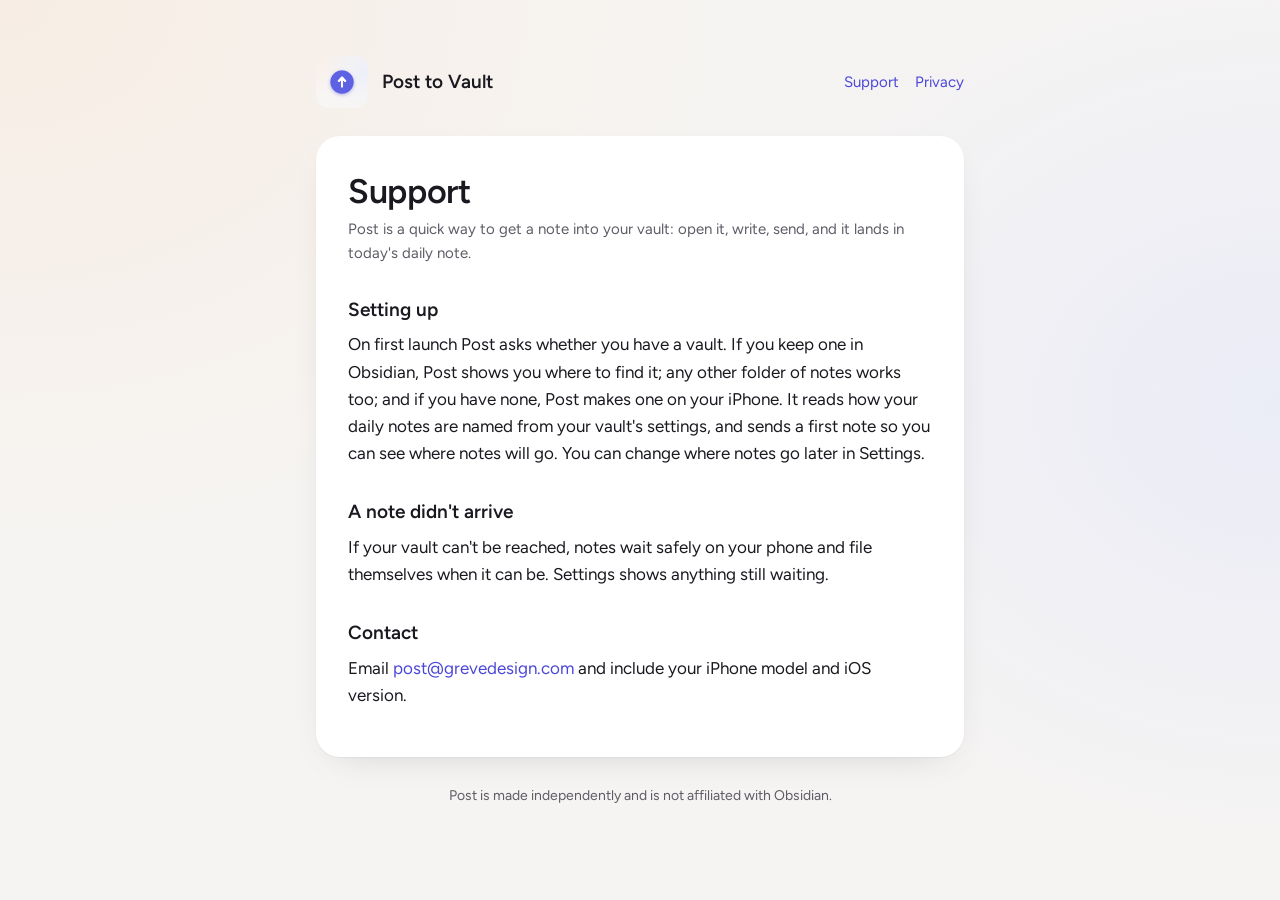
<file: index.html>
<!doctype html><html lang="en"><head><meta charset="utf-8"><meta name="viewport" content="width=device-width,initial-scale=1"><link rel="preconnect" href="https://fonts.googleapis.com"><link href="https://fonts.googleapis.com/css2?family=Figtree:wght@400;600&display=swap" rel="stylesheet"><link rel="stylesheet" href="style.css"><link rel="icon" href="icon.png"><title>Post to Vault Support</title></head><body><main><header><img src="icon.png" alt=""><span class="name">Post to Vault</span><nav><a href="./">Support</a><a href="privacy.html">Privacy</a></nav></header><div class="card">
<h1>Support</h1>
<p class="meta">Post is a quick way to get a note into your vault: open it, write, send, and it lands in today's daily note.</p>
<h2>Setting up</h2>
<p>On first launch Post asks whether you have a vault. If you keep one in Obsidian, Post shows you where to find it; any other folder of notes works too; and if you have none, Post makes one on your iPhone. It reads how your daily notes are named from your vault's settings, and sends a first note so you can see where notes will go. You can change where notes go later in Settings.</p>
<h2>A note didn't arrive</h2>
<p>If your vault can't be reached, notes wait safely on your phone and file themselves when it can be. Settings shows anything still waiting.</p>
<h2>Contact</h2>
<p>Email <a href="mailto:post@grevedesign.com">post@grevedesign.com</a> and include your iPhone model and iOS version.</p>
</div><footer>Post is made independently and is not affiliated with Obsidian.</footer></main></body></html>
</file>
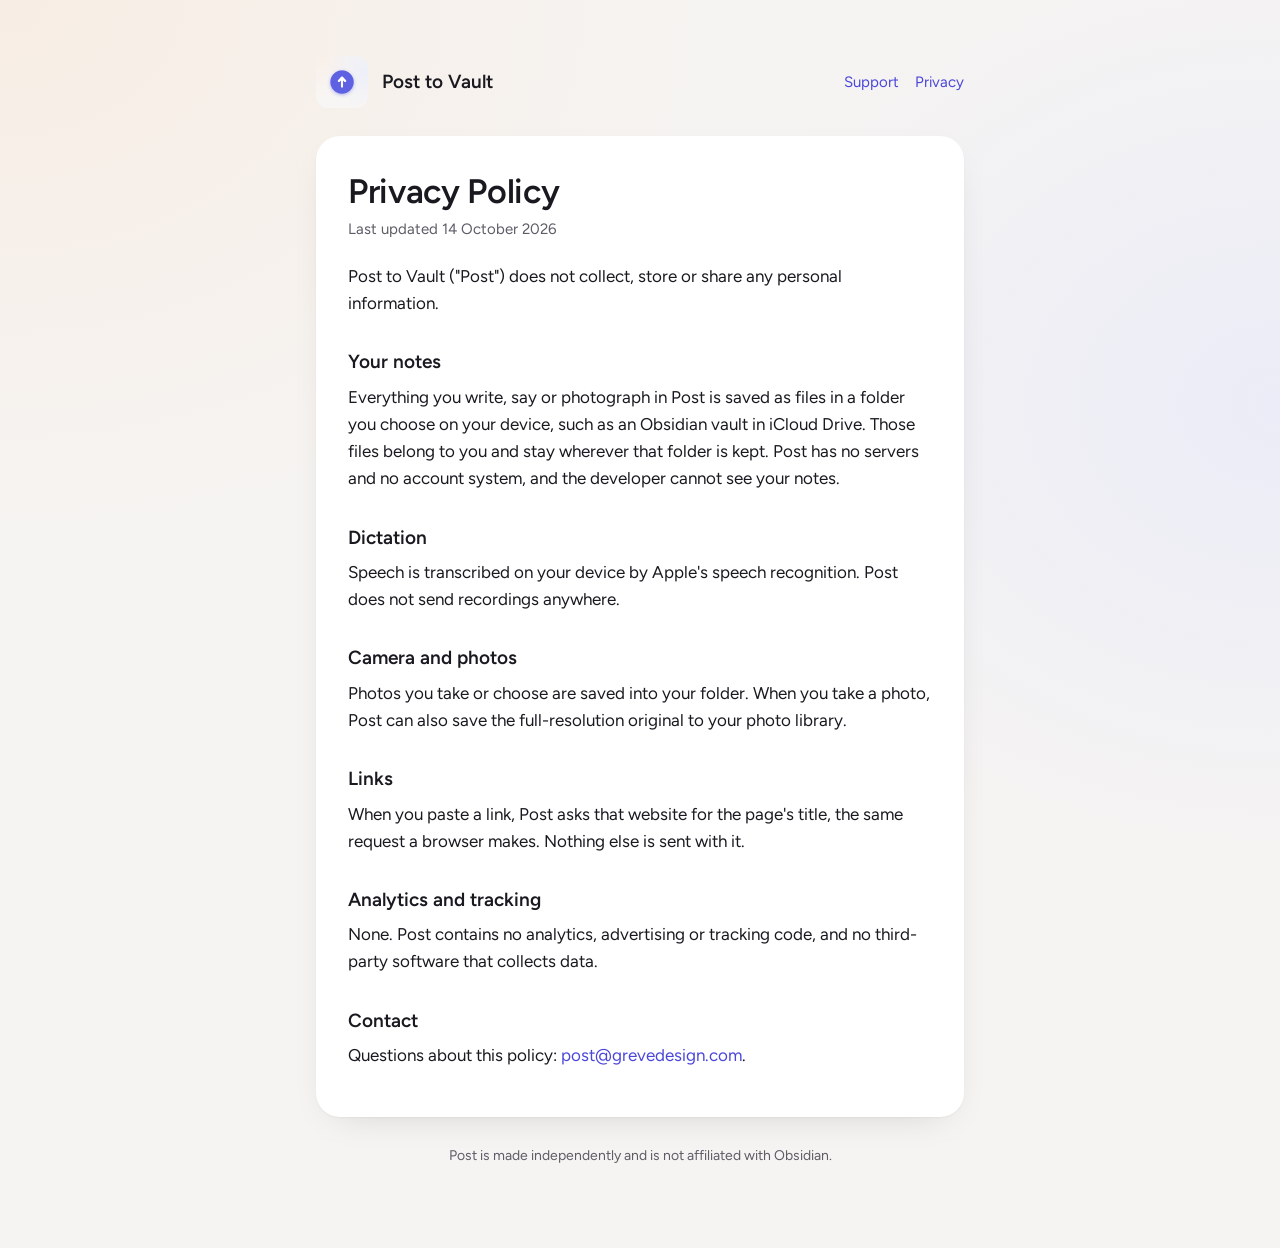
<file: privacy.html>
<!doctype html><html lang="en"><head><meta charset="utf-8"><meta name="viewport" content="width=device-width,initial-scale=1"><link rel="preconnect" href="https://fonts.googleapis.com"><link href="https://fonts.googleapis.com/css2?family=Figtree:wght@400;600&display=swap" rel="stylesheet"><link rel="stylesheet" href="style.css"><link rel="icon" href="icon.png"><title>Post to Vault Privacy</title></head><body><main><header><img src="icon.png" alt=""><span class="name">Post to Vault</span><nav><a href="./">Support</a><a href="privacy.html">Privacy</a></nav></header><div class="card">
<h1>Privacy Policy</h1>
<p class="meta">Last updated 14 October 2026</p>
<p>Post to Vault ("Post") does not collect, store or share any personal information.</p>
<h2>Your notes</h2>
<p>Everything you write, say or photograph in Post is saved as files in a folder you choose on your device, such as an Obsidian vault in iCloud Drive. Those files belong to you and stay wherever that folder is kept. Post has no servers and no account system, and the developer cannot see your notes.</p>
<h2>Dictation</h2>
<p>Speech is transcribed on your device by Apple's speech recognition. Post does not send recordings anywhere.</p>
<h2>Camera and photos</h2>
<p>Photos you take or choose are saved into your folder. When you take a photo, Post can also save the full-resolution original to your photo library.</p>
<h2>Links</h2>
<p>When you paste a link, Post asks that website for the page's title, the same request a browser makes. Nothing else is sent with it.</p>
<h2>Analytics and tracking</h2>
<p>None. Post contains no analytics, advertising or tracking code, and no third-party software that collects data.</p>
<h2>Contact</h2>
<p>Questions about this policy: <a href="mailto:post@grevedesign.com">post@grevedesign.com</a>.</p>
</div><footer>Post is made independently and is not affiliated with Obsidian.</footer></main></body></html>
</file>
<file: style.css>
:root{--ink:#1A1920;--muted:#5E5C66;--canvas:#F6F4F2;--card:#FFFFFF;--accent:#4A46DA;--line:#E6E3DE}
@media (prefers-color-scheme:dark){:root{--ink:#F4F2EE;--muted:#A9A6B0;--canvas:#0F0E13;--card:#1A1920;--accent:#7B78E8;--line:#2A2932}}
*{box-sizing:border-box}
body{margin:0;background:var(--canvas);background-image:radial-gradient(1200px 900px at 0 0,rgba(247,236,226,.9),transparent 60%),radial-gradient(1000px 800px at 100% 45%,rgba(233,235,247,.9),transparent 60%);background-attachment:fixed;color:var(--ink);font:17px/1.6 Figtree,-apple-system,system-ui,sans-serif}
@media (prefers-color-scheme:dark){body{background-image:radial-gradient(1200px 900px at 0 0,rgba(61,42,28,.6),transparent 60%),radial-gradient(1000px 800px at 100% 45%,rgba(35,39,72,.6),transparent 60%)}}
main{max-width:680px;margin:0 auto;padding:56px 16px 80px}
.card{background:var(--card);border-radius:24px;padding:36px 32px;box-shadow:0 1px 2px rgba(0,0,0,.04),0 12px 40px -20px rgba(0,0,0,.18)}
header{display:flex;align-items:center;gap:14px;margin-bottom:28px}
header img{width:52px;height:52px;border-radius:12px}
header .name{font-weight:600;font-size:19px}
nav{margin-left:auto;display:flex;gap:16px;font-size:15px}
h1{font-size:34px;line-height:1.15;margin:0 0 6px;font-weight:600;letter-spacing:-.01em}
h2{font-size:19px;margin:30px 0 6px;font-weight:600}
p{margin:0 0 12px}
.meta{color:var(--muted);font-size:15px;margin-bottom:22px}
a{color:var(--accent);text-decoration:none}a:hover{text-decoration:underline}
footer{color:var(--muted);font-size:14px;text-align:center;margin-top:28px}
@media (max-width:520px){.card{padding:28px 20px}h1{font-size:28px}nav{gap:12px}}
</file>
